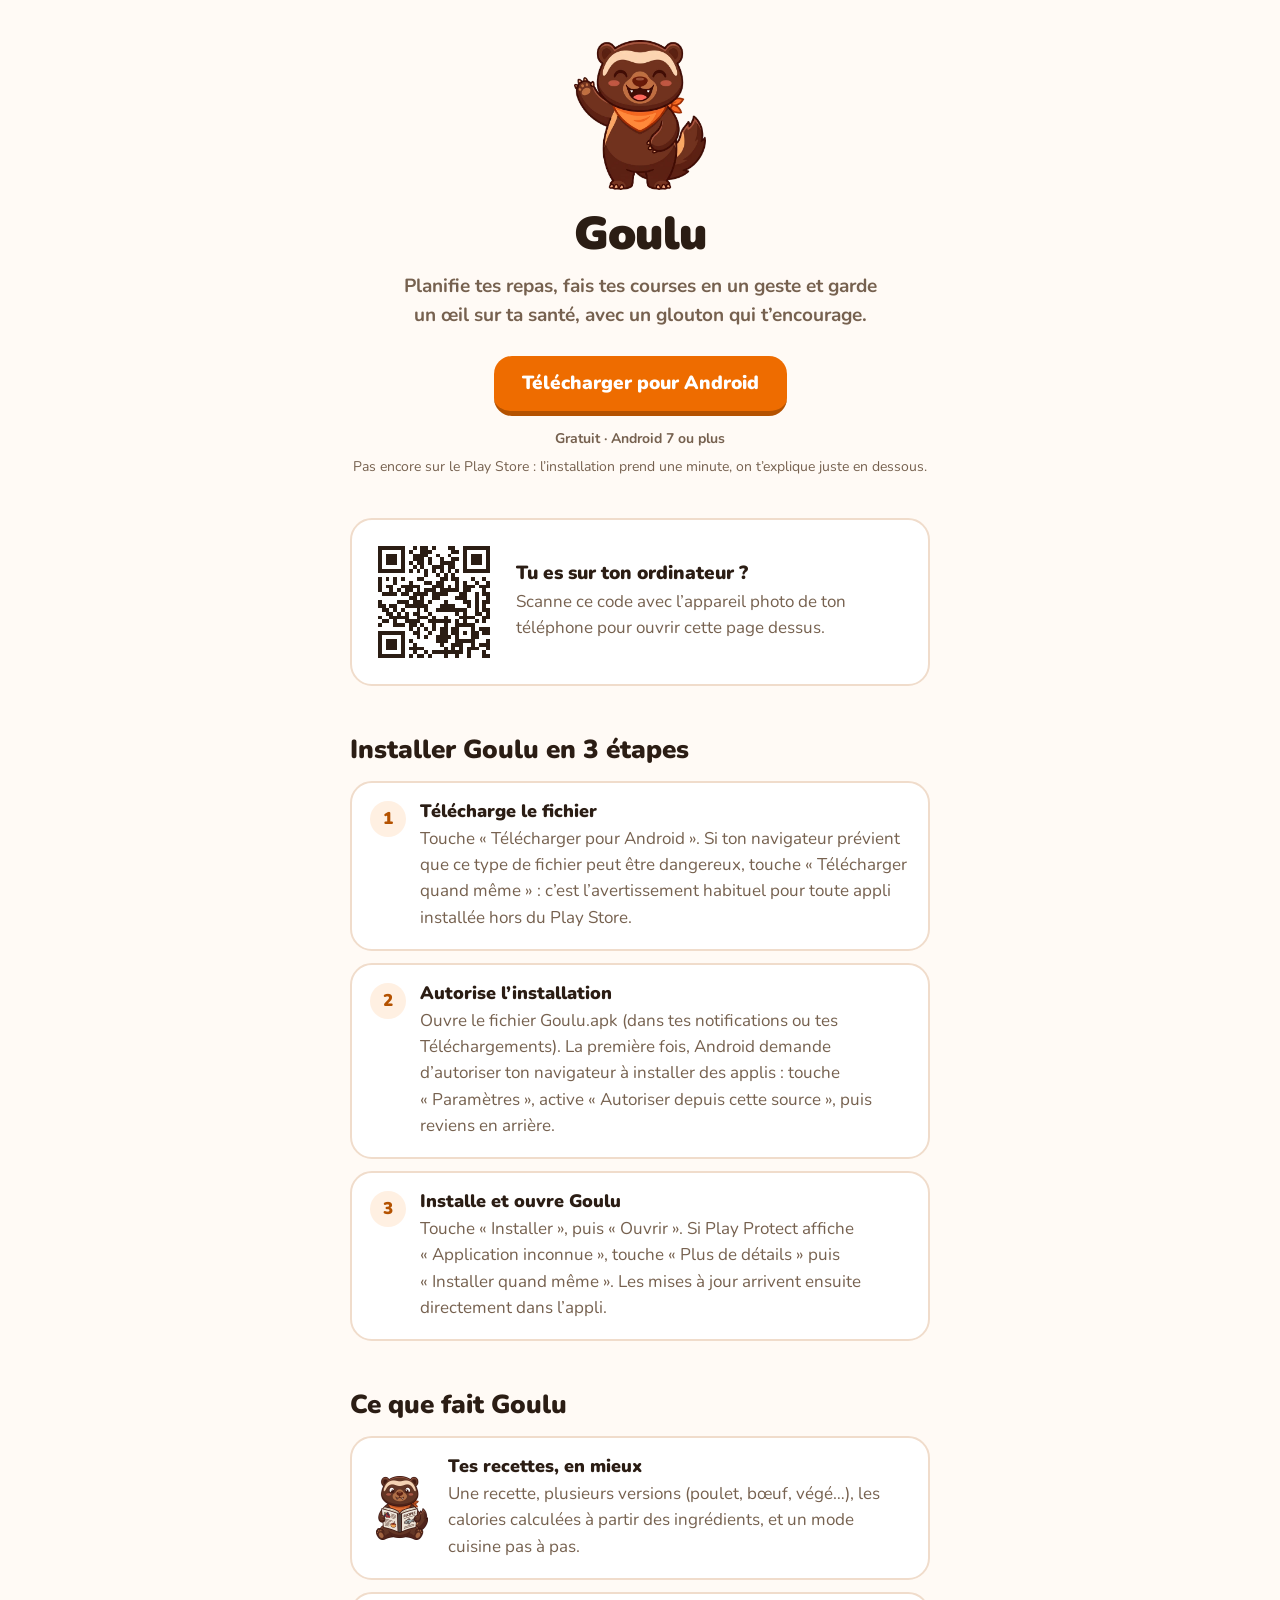
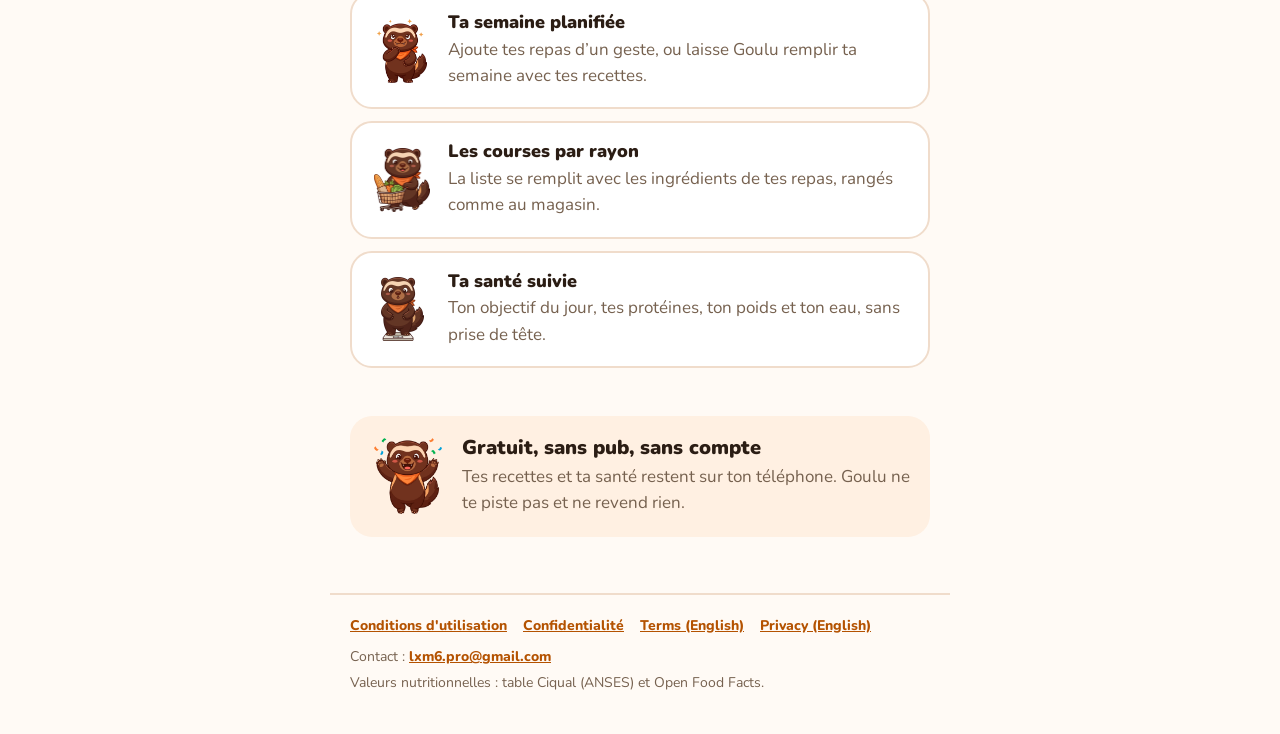
<file: index.html>
<!doctype html>
<html lang="fr">
<head>
<meta charset="utf-8">
<meta name="viewport" content="width=device-width, initial-scale=1">
<title>Goulu — tes repas, tes courses et ta santé</title>
<meta name="description" content="Planifie tes repas, fais tes courses en un geste et garde un œil sur ta santé, avec un glouton qui t’encourage. Gratuit, sans pub, sans compte.">
<meta property="og:title" content="Goulu — tes repas, tes courses et ta santé">
<meta property="og:description" content="Planifie tes repas, fais tes courses en un geste et garde un œil sur ta santé, avec un glouton qui t’encourage. Gratuit, sans pub, sans compte.">
<meta property="og:image" content="https://lucasaw2.github.io/goulu/img/icon.png">
<meta property="og:url" content="https://lucasaw2.github.io/goulu/">
<meta name="theme-color" content="#ee6c00">
<link rel="icon" href="img/icon.png">
<link rel="apple-touch-icon" href="img/icon.png">
<link rel="stylesheet" href="style.css">
</head>
<body>
<main>
  <section class="hero">
    <img src="img/happy.webp" alt="Goulu, le glouton" width="150" height="150">
    <h1>Goulu</h1>
    <p class="lead">Planifie tes repas, fais tes courses en un geste et garde un œil sur ta santé, avec un glouton qui t’encourage.</p>
    <a class="download" href="https://github.com/Lucasaw2/MealPlanner-releases/releases/latest/download/Goulu.apk">Télécharger pour Android</a>
    <p class="meta" data-version>Gratuit · Android 7 ou plus</p>
    <p class="note">Pas encore sur le Play Store : l’installation prend une minute, on t’explique juste en dessous.</p>
  </section>

  <section class="card qr" aria-label="QR code">
    <svg role="img" aria-label="QR code vers cette page" xmlns="http://www.w3.org/2000/svg" viewBox="0 0 33 33" shape-rendering="crispEdges"><path fill="#ffffff" d="M0 0h33v33H0z"/><path stroke="#2b1d14" d="M2 2.5h7m2 0h1m1 0h2m1 0h1m3 0h2m2 0h7M2 3.5h1m5 0h1m1 0h1m2 0h3m5 0h2m1 0h1m5 0h1M2 4.5h1m1 0h3m1 0h1m2 0h4m2 0h1m2 0h1m3 0h1m1 0h3m1 0h1M2 5.5h1m1 0h3m1 0h1m2 0h3m1 0h1m2 0h1m2 0h2m1 0h1m1 0h3m1 0h1M2 6.5h1m1 0h3m1 0h1m1 0h1m1 0h2m1 0h1m2 0h4m2 0h1m1 0h3m1 0h1M2 7.5h1m5 0h1m2 0h1m1 0h1m2 0h3m1 0h2m2 0h1m5 0h1M2 8.5h7m1 0h1m1 0h1m1 0h1m1 0h1m1 0h1m1 0h1m1 0h1m1 0h7M14 9.5h1m2 0h1m1 0h1m1 0h1M2 10.5h1m1 0h1m1 0h1m1 0h1m3 0h2m4 0h2m1 0h2m3 0h1m2 0h1M2 11.5h1m3 0h1m3 0h1m3 0h2m1 0h2m3 0h1m1 0h1m2 0h1m2 0h1M2 12.5h1m1 0h2m2 0h5m3 0h3m1 0h1m1 0h1m1 0h3m1 0h3M2 13.5h1m2 0h1m1 0h1m1 0h2m1 0h1m1 0h3m1 0h5m1 0h2m3 0h1M3 14.5h4m1 0h2m1 0h4m1 0h4m3 0h2m2 0h1m1 0h2M10 15.5h2m1 0h1m2 0h2m4 0h3m2 0h1m2 0h1M2 16.5h1m4 0h3m1 0h3m1 0h1m3 0h1m4 0h2m1 0h1m1 0h2M2 17.5h2m1 0h2m2 0h6m3 0h4m3 0h1m1 0h1m1 0h1M3 18.5h2m1 0h1m1 0h1m3 0h1m1 0h1m2 0h8m2 0h1m1 0h2M4 19.5h2m1 0h1m1 0h1m1 0h2m2 0h1m6 0h1m1 0h1m2 0h2m1 0h1M2 20.5h1m2 0h5m2 0h3m1 0h1m2 0h1m3 0h4m2 0h2M3 21.5h2m1 0h1m2 0h4m2 0h6m1 0h1m1 0h1m2 0h1m1 0h1M2 22.5h1m3 0h3m1 0h2m1 0h1m2 0h1m2 0h1m2 0h5M10 23.5h1m1 0h1m1 0h1m1 0h1m1 0h2m1 0h2m3 0h1m1 0h3M2 24.5h7m2 0h2m2 0h1m2 0h2m1 0h2m1 0h1m1 0h2m1 0h2M2 25.5h1m5 0h1m3 0h1m1 0h1m2 0h4m1 0h1m3 0h2M2 26.5h1m1 0h3m1 0h1m1 0h1m6 0h3m2 0h5m3 0h1M2 27.5h1m1 0h3m1 0h1m2 0h1m6 0h1m2 0h3m2 0h1m1 0h3M2 28.5h1m1 0h3m1 0h1m1 0h4m5 0h1m1 0h1m1 0h1m1 0h3m2 0h1M2 29.5h1m5 0h1m2 0h1m2 0h1m1 0h8m1 0h1m3 0h1M2 30.5h7m1 0h1m1 0h2m1 0h1m3 0h1m2 0h1m2 0h1m3 0h2"/></svg>

    <div>
      <h3>Tu es sur ton ordinateur ?</h3>
      <p>Scanne ce code avec l’appareil photo de ton téléphone pour ouvrir cette page dessus.</p>
    </div>
  </section>

  <h2>Installer Goulu en 3 étapes</h2>
  <ol class="steps">
    <li class="card"><span class="num">1</span><div><h3>Télécharge le fichier</h3><p>Touche « Télécharger pour Android ». Si ton navigateur prévient que ce type de fichier peut être dangereux, touche « Télécharger quand même » : c’est l’avertissement habituel pour toute appli installée hors du Play Store.</p></div></li>
    <li class="card"><span class="num">2</span><div><h3>Autorise l’installation</h3><p>Ouvre le fichier Goulu.apk (dans tes notifications ou tes Téléchargements). La première fois, Android demande d’autoriser ton navigateur à installer des applis : touche « Paramètres », active « Autoriser depuis cette source », puis reviens en arrière.</p></div></li>
    <li class="card"><span class="num">3</span><div><h3>Installe et ouvre Goulu</h3><p>Touche « Installer », puis « Ouvrir ». Si Play Protect affiche « Application inconnue », touche « Plus de détails » puis « Installer quand même ». Les mises à jour arrivent ensuite directement dans l’appli.</p></div></li>
  </ol>

  <h2>Ce que fait Goulu</h2>
  <div class="features">
    <div class="card"><img src="img/reading.webp" alt="" width="64" height="64" loading="lazy"><div><h3>Tes recettes, en mieux</h3><p>Une recette, plusieurs versions (poulet, bœuf, végé…), les calories calculées à partir des ingrédients, et un mode cuisine pas à pas.</p></div></div>
    <div class="card"><img src="img/thinking.webp" alt="" width="64" height="64" loading="lazy"><div><h3>Ta semaine planifiée</h3><p>Ajoute tes repas d’un geste, ou laisse Goulu remplir ta semaine avec tes recettes.</p></div></div>
    <div class="card"><img src="img/shopping.webp" alt="" width="64" height="64" loading="lazy"><div><h3>Les courses par rayon</h3><p>La liste se remplit avec les ingrédients de tes repas, rangés comme au magasin.</p></div></div>
    <div class="card"><img src="img/weighing.webp" alt="" width="64" height="64" loading="lazy"><div><h3>Ta santé suivie</h3><p>Ton objectif du jour, tes protéines, ton poids et ton eau, sans prise de tête.</p></div></div>
  </div>

  <section class="card promise">
    <img src="img/celebrate.webp" alt="" width="76" height="76" loading="lazy">
    <div>
      <h3>Gratuit, sans pub, sans compte</h3>
      <p>Tes recettes et ta santé restent sur ton téléphone. Goulu ne te piste pas et ne revend rien.</p>
    </div>
  </section>
</main>
<footer>
  <nav>
    <a href="conditions.html">Conditions d'utilisation</a>
    <a href="confidentialite.html">Confidentialité</a>
    <a href="en/terms.html" lang="en">Terms (English)</a>
    <a href="en/privacy.html" lang="en">Privacy (English)</a>
  </nav>
  <p>Contact : <a href="mailto:lxm6.pro@gmail.com">lxm6.pro@gmail.com</a></p>
  <p>Valeurs nutritionnelles : table Ciqual (ANSES) et Open Food Facts.</p>
</footer>
</body>
</html>
<script>
// The version and size of the latest release, when GitHub answers.
fetch('https://api.github.com/repos/Lucasaw2/MealPlanner-releases/releases/latest').then(function (r) { return r.json() }).then(function (rel) {
  var apk = (rel.assets || []).filter(function (a) { return a.name === 'Goulu.apk' })[0]
  if (!rel.tag_name || !apk) return
  document.querySelector('[data-version]').textContent =
    'Version ' + rel.tag_name.replace(/^v/, '') + ' · ' + Math.round(apk.size / 1e6) + ' Mo · Gratuit · Android 7 ou plus'
}).catch(function () {})
</script>
</file>
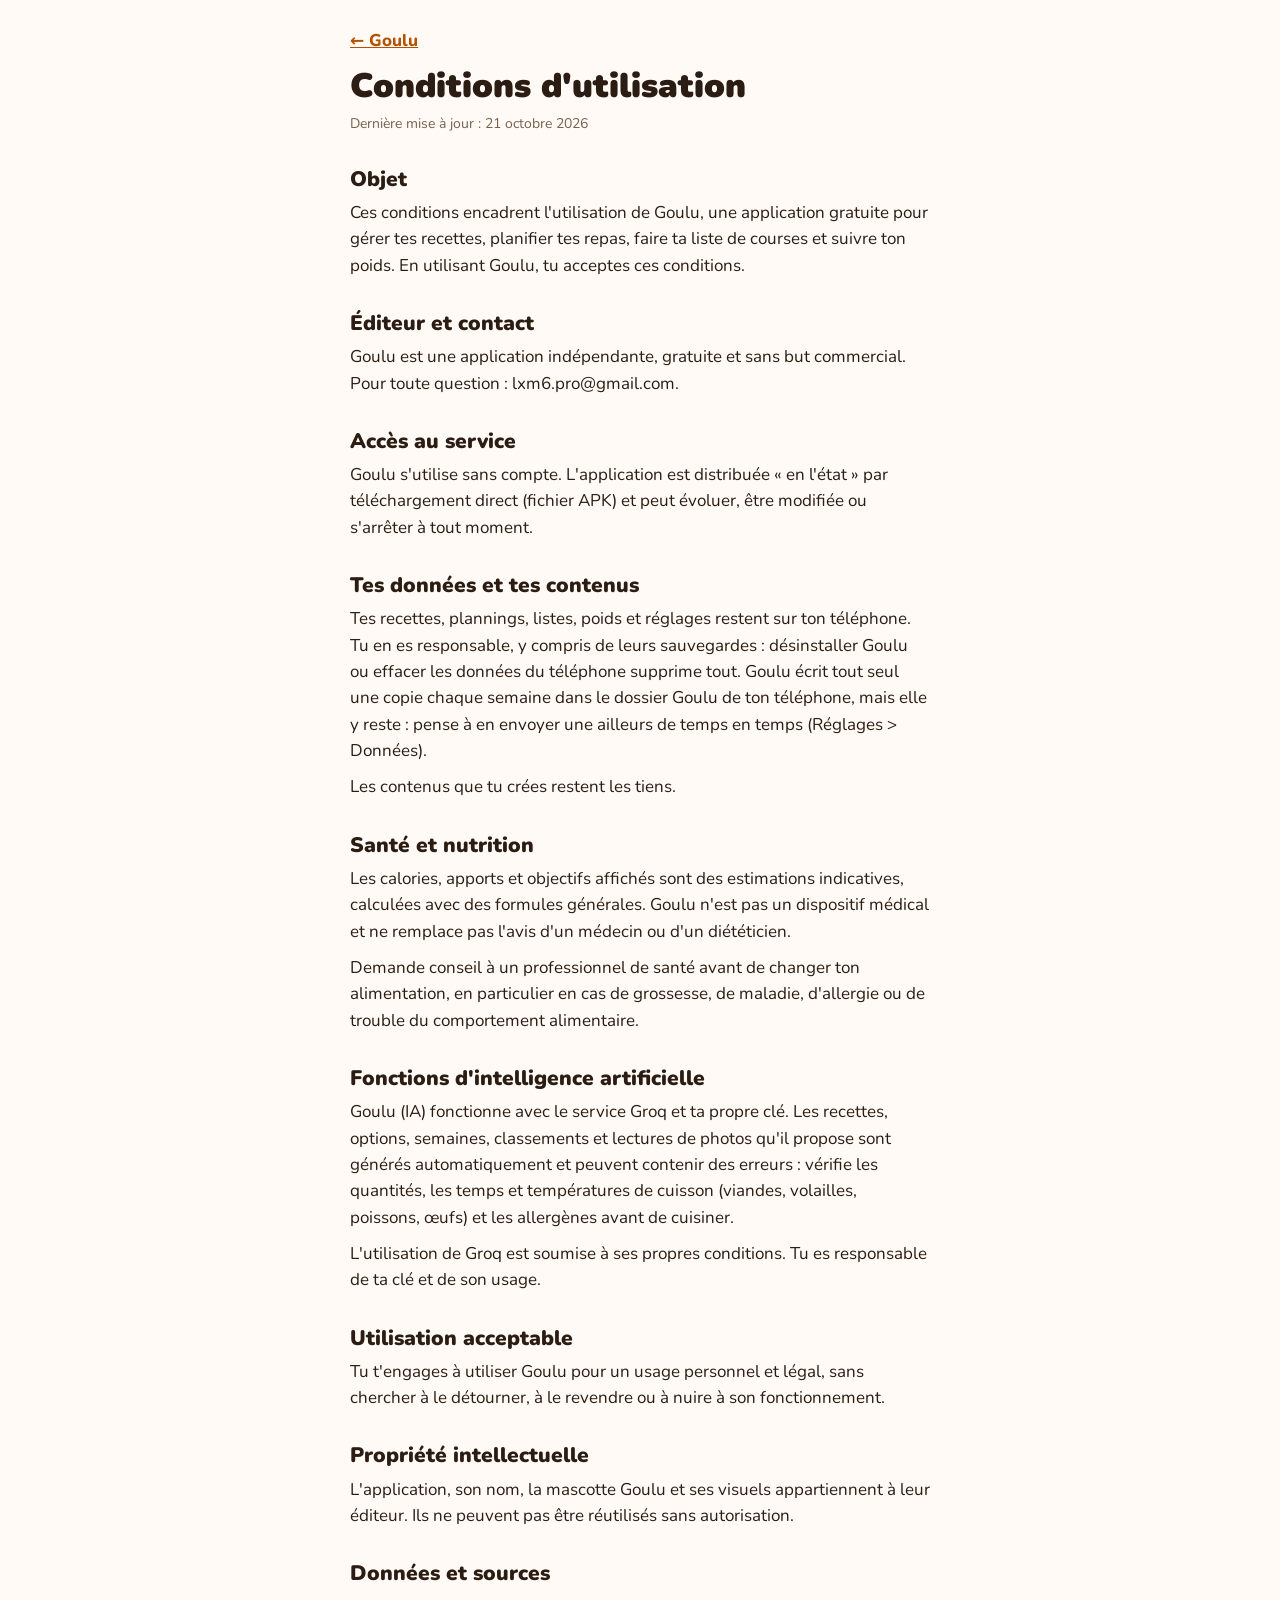
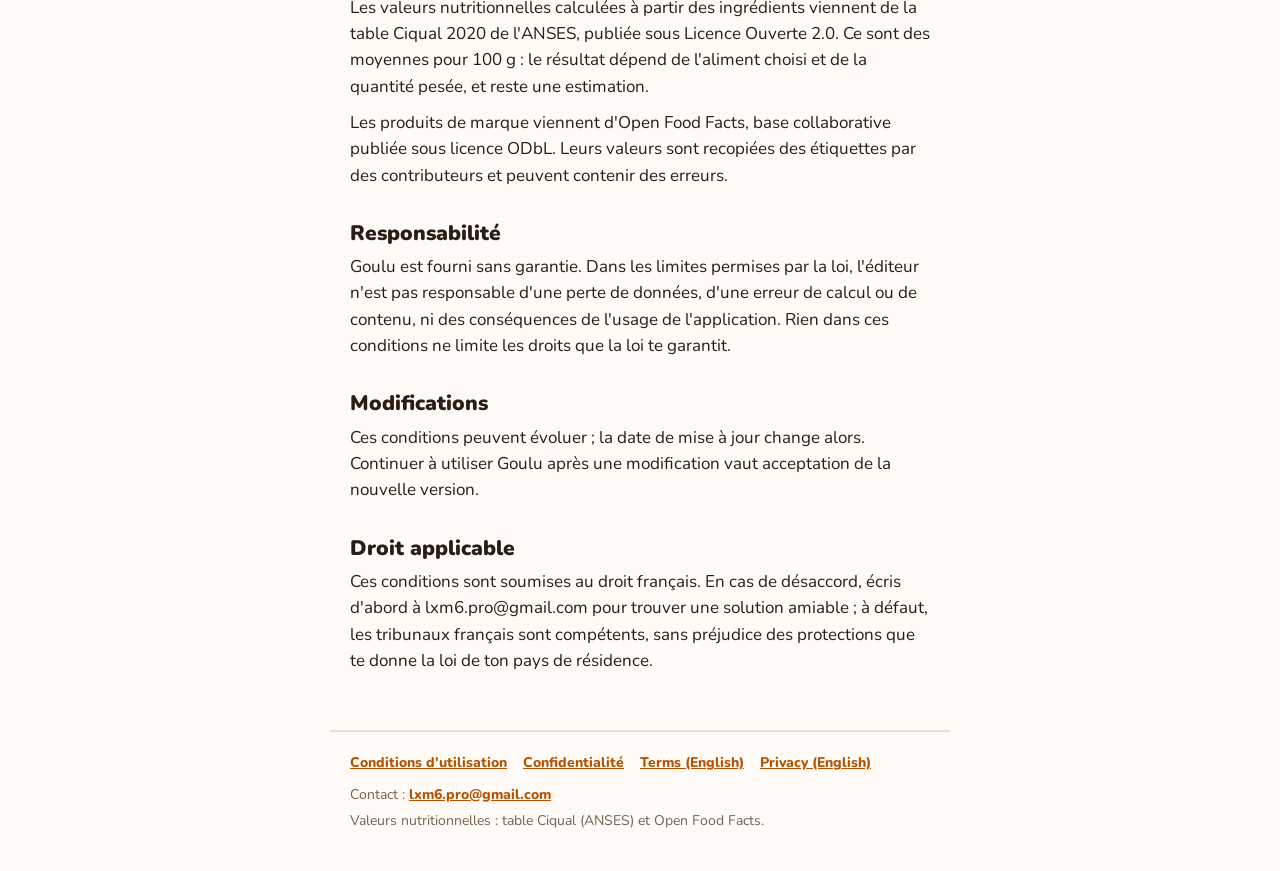
<file: conditions.html>
<!doctype html>
<html lang="fr">
<head>
<meta charset="utf-8">
<meta name="viewport" content="width=device-width, initial-scale=1">
<title>Conditions d'utilisation — Goulu</title>
<meta name="description" content="Conditions d'utilisation">
<meta property="og:title" content="Conditions d'utilisation — Goulu">
<meta property="og:description" content="Conditions d'utilisation">
<meta property="og:image" content="https://lucasaw2.github.io/goulu/img/icon.png">
<meta property="og:url" content="https://lucasaw2.github.io/goulu/">
<meta name="theme-color" content="#ee6c00">
<link rel="icon" href="img/icon.png">
<link rel="apple-touch-icon" href="img/icon.png">
<link rel="stylesheet" href="style.css">
</head>
<body>
<main class="legal">
  <a class="back" href="index.html">← Goulu</a>
  <h1>Conditions d'utilisation</h1>
  <p class="updated">Dernière mise à jour : 21 octobre 2026</p>
  <h2>Objet</h2>
<p>Ces conditions encadrent l'utilisation de Goulu, une application gratuite pour gérer tes recettes, planifier tes repas, faire ta liste de courses et suivre ton poids. En utilisant Goulu, tu acceptes ces conditions.</p>
  <h2>Éditeur et contact</h2>
<p>Goulu est une application indépendante, gratuite et sans but commercial. Pour toute question : lxm6.pro@gmail.com.</p>
  <h2>Accès au service</h2>
<p>Goulu s'utilise sans compte. L'application est distribuée « en l'état » par téléchargement direct (fichier APK) et peut évoluer, être modifiée ou s'arrêter à tout moment.</p>
  <h2>Tes données et tes contenus</h2>
<p>Tes recettes, plannings, listes, poids et réglages restent sur ton téléphone. Tu en es responsable, y compris de leurs sauvegardes : désinstaller Goulu ou effacer les données du téléphone supprime tout. Goulu écrit tout seul une copie chaque semaine dans le dossier Goulu de ton téléphone, mais elle y reste : pense à en envoyer une ailleurs de temps en temps (Réglages &gt; Données).</p>
<p>Les contenus que tu crées restent les tiens.</p>
  <h2>Santé et nutrition</h2>
<p>Les calories, apports et objectifs affichés sont des estimations indicatives, calculées avec des formules générales. Goulu n'est pas un dispositif médical et ne remplace pas l'avis d'un médecin ou d'un diététicien.</p>
<p>Demande conseil à un professionnel de santé avant de changer ton alimentation, en particulier en cas de grossesse, de maladie, d'allergie ou de trouble du comportement alimentaire.</p>
  <h2>Fonctions d'intelligence artificielle</h2>
<p>Goulu (IA) fonctionne avec le service Groq et ta propre clé. Les recettes, options, semaines, classements et lectures de photos qu'il propose sont générés automatiquement et peuvent contenir des erreurs : vérifie les quantités, les temps et températures de cuisson (viandes, volailles, poissons, œufs) et les allergènes avant de cuisiner.</p>
<p>L'utilisation de Groq est soumise à ses propres conditions. Tu es responsable de ta clé et de son usage.</p>
  <h2>Utilisation acceptable</h2>
<p>Tu t'engages à utiliser Goulu pour un usage personnel et légal, sans chercher à le détourner, à le revendre ou à nuire à son fonctionnement.</p>
  <h2>Propriété intellectuelle</h2>
<p>L'application, son nom, la mascotte Goulu et ses visuels appartiennent à leur éditeur. Ils ne peuvent pas être réutilisés sans autorisation.</p>
  <h2>Données et sources</h2>
<p>Les valeurs nutritionnelles calculées à partir des ingrédients viennent de la table Ciqual 2020 de l'ANSES, publiée sous Licence Ouverte 2.0. Ce sont des moyennes pour 100 g : le résultat dépend de l'aliment choisi et de la quantité pesée, et reste une estimation.</p>
<p>Les produits de marque viennent d'Open Food Facts, base collaborative publiée sous licence ODbL. Leurs valeurs sont recopiées des étiquettes par des contributeurs et peuvent contenir des erreurs.</p>
  <h2>Responsabilité</h2>
<p>Goulu est fourni sans garantie. Dans les limites permises par la loi, l'éditeur n'est pas responsable d'une perte de données, d'une erreur de calcul ou de contenu, ni des conséquences de l'usage de l'application. Rien dans ces conditions ne limite les droits que la loi te garantit.</p>
  <h2>Modifications</h2>
<p>Ces conditions peuvent évoluer ; la date de mise à jour change alors. Continuer à utiliser Goulu après une modification vaut acceptation de la nouvelle version.</p>
  <h2>Droit applicable</h2>
<p>Ces conditions sont soumises au droit français. En cas de désaccord, écris d'abord à lxm6.pro@gmail.com pour trouver une solution amiable ; à défaut, les tribunaux français sont compétents, sans préjudice des protections que te donne la loi de ton pays de résidence.</p>
</main>
<footer>
  <nav>
    <a href="conditions.html">Conditions d'utilisation</a>
    <a href="confidentialite.html">Confidentialité</a>
    <a href="en/terms.html" lang="en">Terms (English)</a>
    <a href="en/privacy.html" lang="en">Privacy (English)</a>
  </nav>
  <p>Contact : <a href="mailto:lxm6.pro@gmail.com">lxm6.pro@gmail.com</a></p>
  <p>Valeurs nutritionnelles : table Ciqual (ANSES) et Open Food Facts.</p>
</footer>
</body>
</html>
</file>
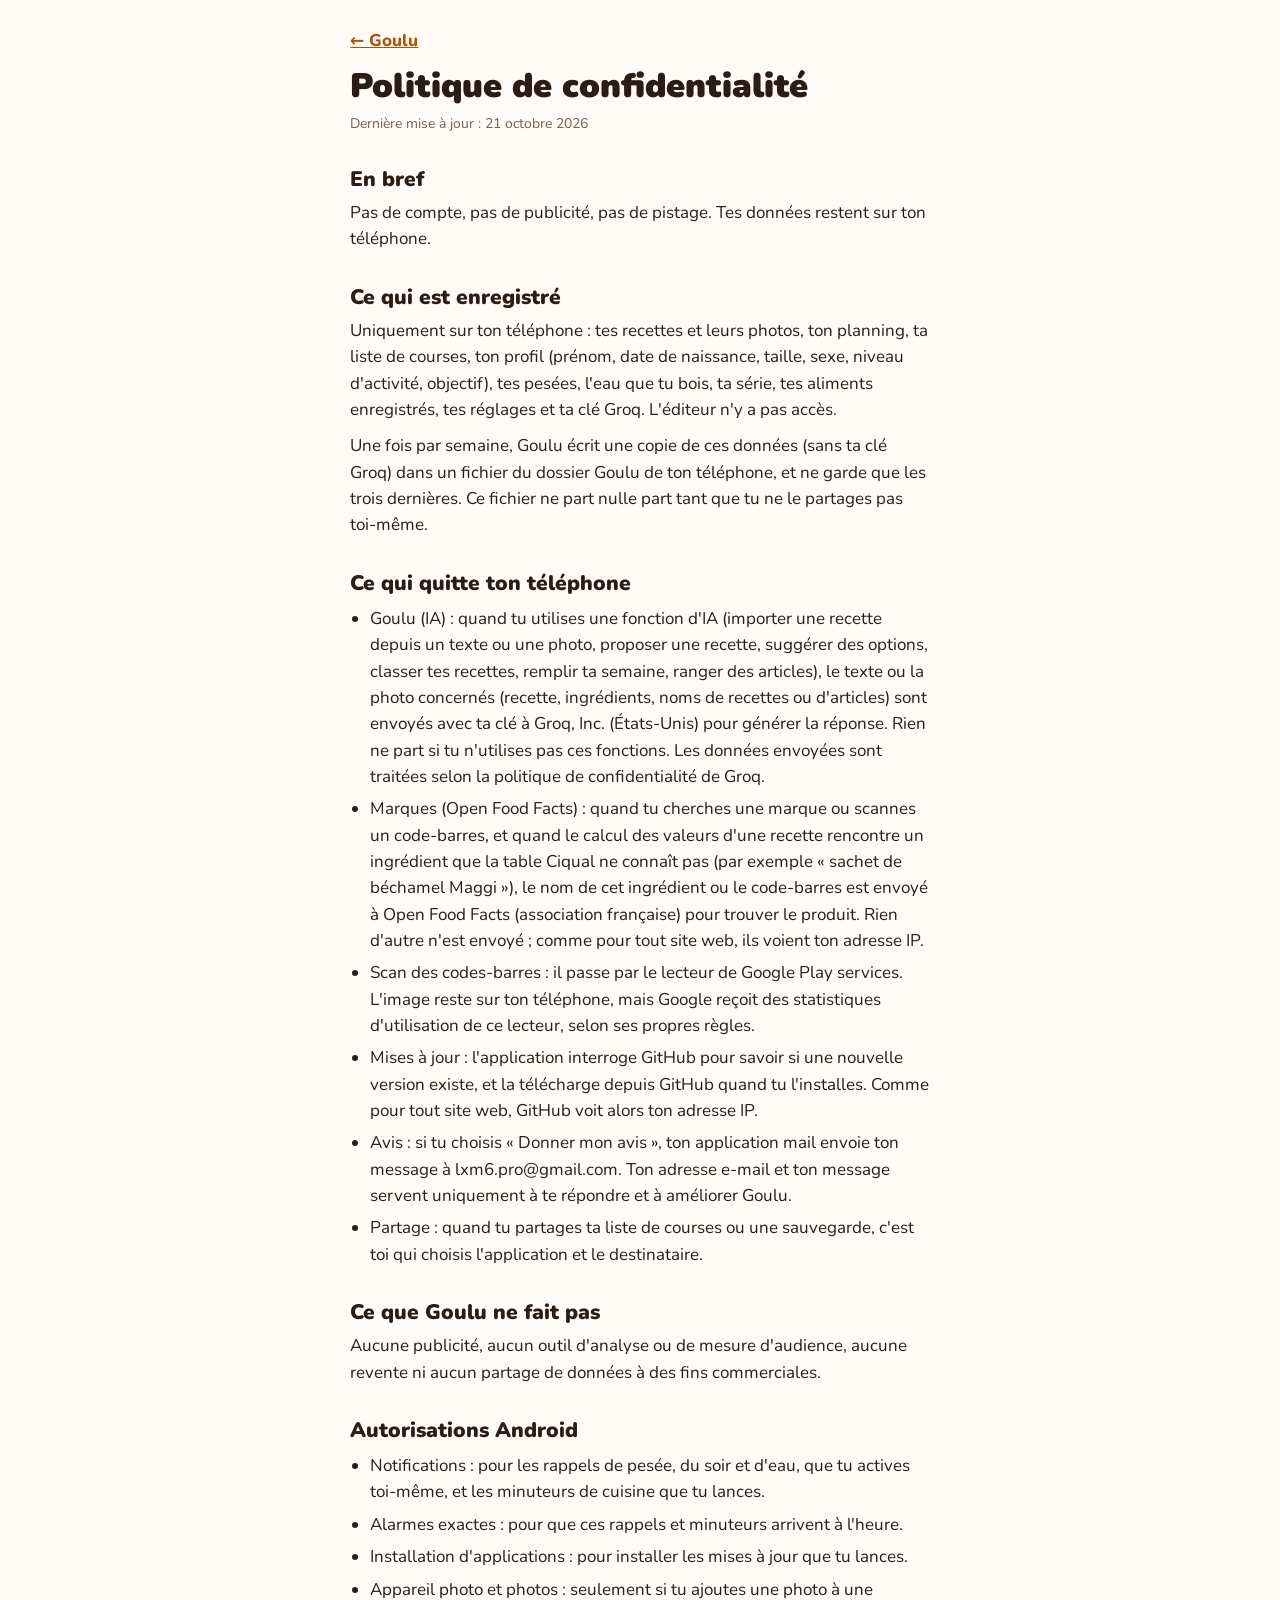
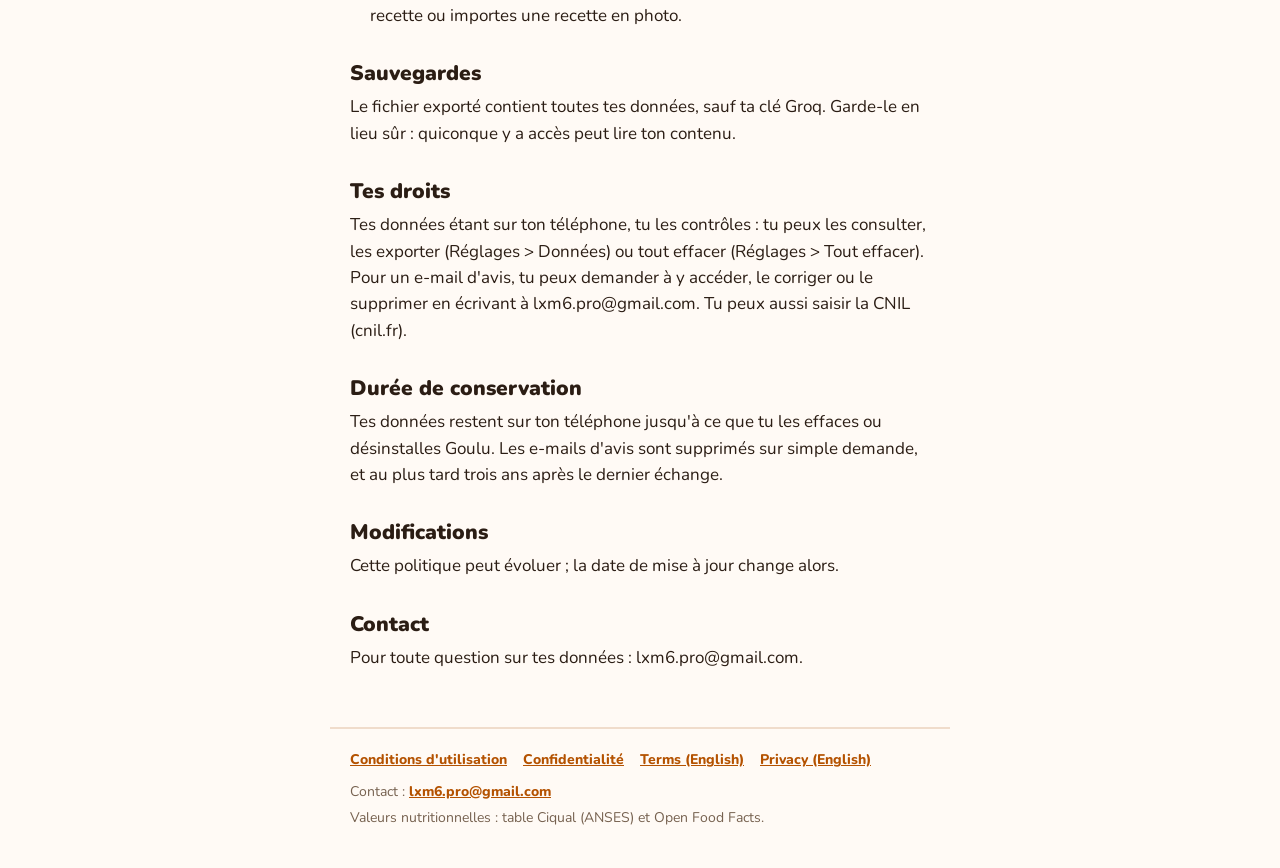
<file: confidentialite.html>
<!doctype html>
<html lang="fr">
<head>
<meta charset="utf-8">
<meta name="viewport" content="width=device-width, initial-scale=1">
<title>Politique de confidentialité — Goulu</title>
<meta name="description" content="Politique de confidentialité">
<meta property="og:title" content="Politique de confidentialité — Goulu">
<meta property="og:description" content="Politique de confidentialité">
<meta property="og:image" content="https://lucasaw2.github.io/goulu/img/icon.png">
<meta property="og:url" content="https://lucasaw2.github.io/goulu/">
<meta name="theme-color" content="#ee6c00">
<link rel="icon" href="img/icon.png">
<link rel="apple-touch-icon" href="img/icon.png">
<link rel="stylesheet" href="style.css">
</head>
<body>
<main class="legal">
  <a class="back" href="index.html">← Goulu</a>
  <h1>Politique de confidentialité</h1>
  <p class="updated">Dernière mise à jour : 21 octobre 2026</p>
  <h2>En bref</h2>
<p>Pas de compte, pas de publicité, pas de pistage. Tes données restent sur ton téléphone.</p>
  <h2>Ce qui est enregistré</h2>
<p>Uniquement sur ton téléphone : tes recettes et leurs photos, ton planning, ta liste de courses, ton profil (prénom, date de naissance, taille, sexe, niveau d'activité, objectif), tes pesées, l'eau que tu bois, ta série, tes aliments enregistrés, tes réglages et ta clé Groq. L'éditeur n'y a pas accès.</p>
<p>Une fois par semaine, Goulu écrit une copie de ces données (sans ta clé Groq) dans un fichier du dossier Goulu de ton téléphone, et ne garde que les trois dernières. Ce fichier ne part nulle part tant que tu ne le partages pas toi-même.</p>
  <h2>Ce qui quitte ton téléphone</h2>
<ul><li>Goulu (IA) : quand tu utilises une fonction d'IA (importer une recette depuis un texte ou une photo, proposer une recette, suggérer des options, classer tes recettes, remplir ta semaine, ranger des articles), le texte ou la photo concernés (recette, ingrédients, noms de recettes ou d'articles) sont envoyés avec ta clé à Groq, Inc. (États-Unis) pour générer la réponse. Rien ne part si tu n'utilises pas ces fonctions. Les données envoyées sont traitées selon la politique de confidentialité de Groq.</li><li>Marques (Open Food Facts) : quand tu cherches une marque ou scannes un code-barres, et quand le calcul des valeurs d'une recette rencontre un ingrédient que la table Ciqual ne connaît pas (par exemple « sachet de béchamel Maggi »), le nom de cet ingrédient ou le code-barres est envoyé à Open Food Facts (association française) pour trouver le produit. Rien d'autre n'est envoyé ; comme pour tout site web, ils voient ton adresse IP.</li><li>Scan des codes-barres : il passe par le lecteur de Google Play services. L'image reste sur ton téléphone, mais Google reçoit des statistiques d'utilisation de ce lecteur, selon ses propres règles.</li><li>Mises à jour : l'application interroge GitHub pour savoir si une nouvelle version existe, et la télécharge depuis GitHub quand tu l'installes. Comme pour tout site web, GitHub voit alors ton adresse IP.</li><li>Avis : si tu choisis « Donner mon avis », ton application mail envoie ton message à lxm6.pro@gmail.com. Ton adresse e-mail et ton message servent uniquement à te répondre et à améliorer Goulu.</li><li>Partage : quand tu partages ta liste de courses ou une sauvegarde, c'est toi qui choisis l'application et le destinataire.</li></ul>
  <h2>Ce que Goulu ne fait pas</h2>
<p>Aucune publicité, aucun outil d'analyse ou de mesure d'audience, aucune revente ni aucun partage de données à des fins commerciales.</p>
  <h2>Autorisations Android</h2>
<ul><li>Notifications : pour les rappels de pesée, du soir et d'eau, que tu actives toi-même, et les minuteurs de cuisine que tu lances.</li><li>Alarmes exactes : pour que ces rappels et minuteurs arrivent à l'heure.</li><li>Installation d'applications : pour installer les mises à jour que tu lances.</li><li>Appareil photo et photos : seulement si tu ajoutes une photo à une recette ou importes une recette en photo.</li></ul>
  <h2>Sauvegardes</h2>
<p>Le fichier exporté contient toutes tes données, sauf ta clé Groq. Garde-le en lieu sûr : quiconque y a accès peut lire ton contenu.</p>
  <h2>Tes droits</h2>
<p>Tes données étant sur ton téléphone, tu les contrôles : tu peux les consulter, les exporter (Réglages &gt; Données) ou tout effacer (Réglages &gt; Tout effacer). Pour un e-mail d'avis, tu peux demander à y accéder, le corriger ou le supprimer en écrivant à lxm6.pro@gmail.com. Tu peux aussi saisir la CNIL (cnil.fr).</p>
  <h2>Durée de conservation</h2>
<p>Tes données restent sur ton téléphone jusqu'à ce que tu les effaces ou désinstalles Goulu. Les e-mails d'avis sont supprimés sur simple demande, et au plus tard trois ans après le dernier échange.</p>
  <h2>Modifications</h2>
<p>Cette politique peut évoluer ; la date de mise à jour change alors.</p>
  <h2>Contact</h2>
<p>Pour toute question sur tes données : lxm6.pro@gmail.com.</p>
</main>
<footer>
  <nav>
    <a href="conditions.html">Conditions d'utilisation</a>
    <a href="confidentialite.html">Confidentialité</a>
    <a href="en/terms.html" lang="en">Terms (English)</a>
    <a href="en/privacy.html" lang="en">Privacy (English)</a>
  </nav>
  <p>Contact : <a href="mailto:lxm6.pro@gmail.com">lxm6.pro@gmail.com</a></p>
  <p>Valeurs nutritionnelles : table Ciqual (ANSES) et Open Food Facts.</p>
</footer>
</body>
</html>
</file>
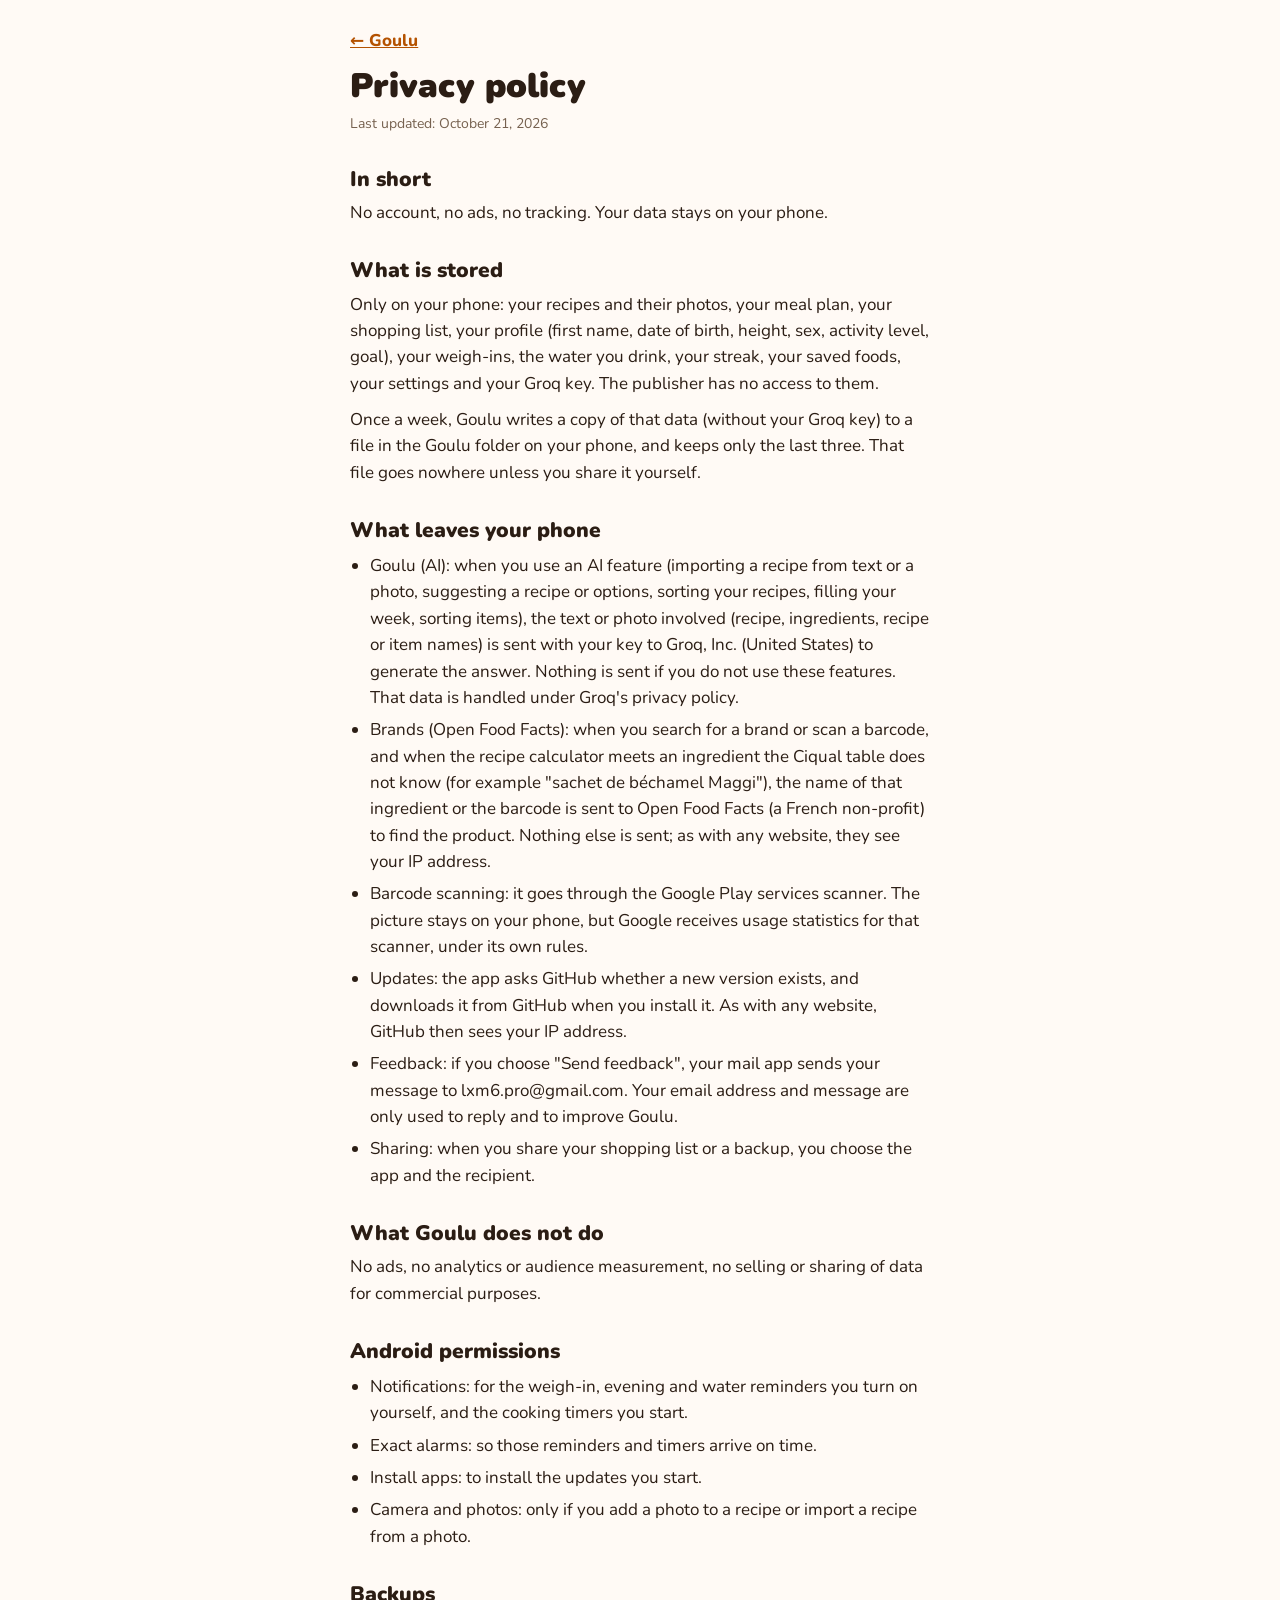
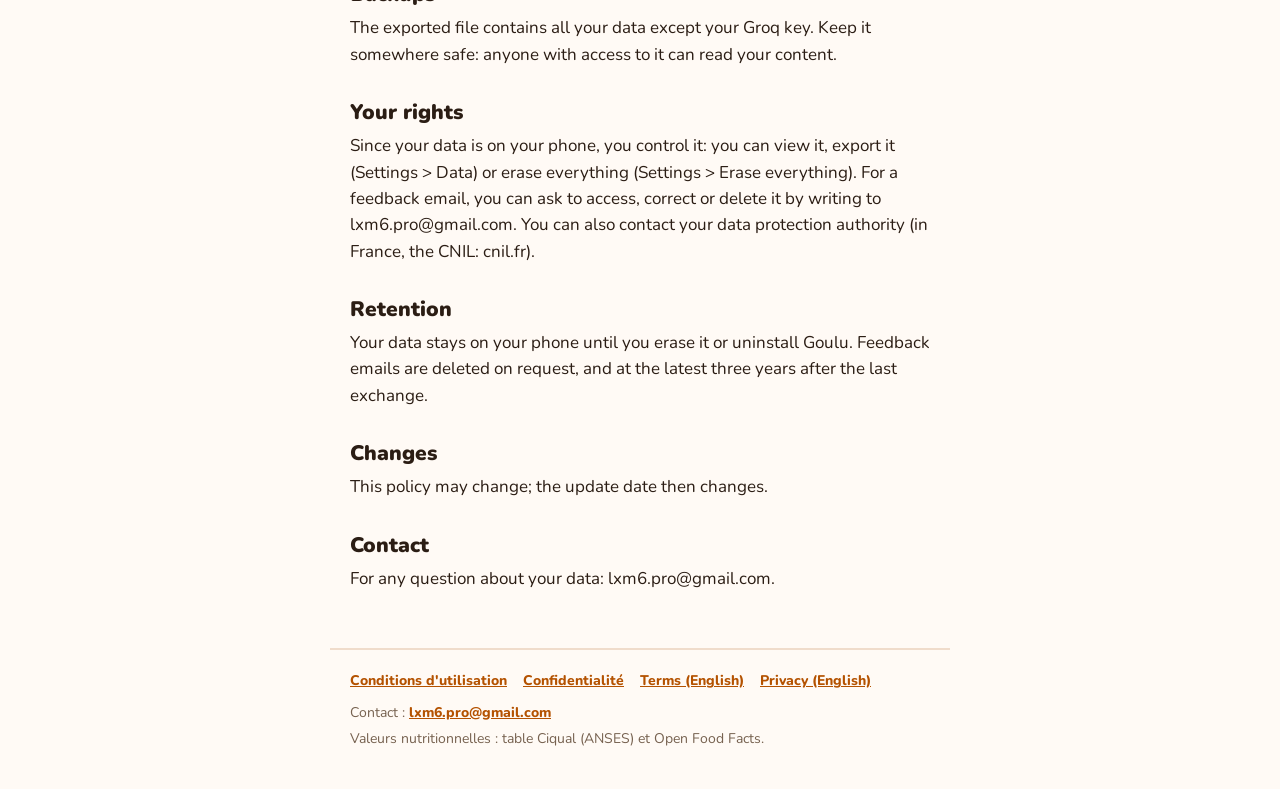
<file: en/privacy.html>
<!doctype html>
<html lang="en">
<head>
<meta charset="utf-8">
<meta name="viewport" content="width=device-width, initial-scale=1">
<title>Privacy policy — Goulu</title>
<meta name="description" content="Privacy policy">
<meta property="og:title" content="Privacy policy — Goulu">
<meta property="og:description" content="Privacy policy">
<meta property="og:image" content="https://lucasaw2.github.io/goulu/img/icon.png">
<meta property="og:url" content="https://lucasaw2.github.io/goulu/">
<meta name="theme-color" content="#ee6c00">
<link rel="icon" href="../img/icon.png">
<link rel="apple-touch-icon" href="../img/icon.png">
<link rel="stylesheet" href="../style.css">
</head>
<body>
<main class="legal">
  <a class="back" href="../index.html">← Goulu</a>
  <h1>Privacy policy</h1>
  <p class="updated">Last updated: October 21, 2026</p>
  <h2>In short</h2>
<p>No account, no ads, no tracking. Your data stays on your phone.</p>
  <h2>What is stored</h2>
<p>Only on your phone: your recipes and their photos, your meal plan, your shopping list, your profile (first name, date of birth, height, sex, activity level, goal), your weigh-ins, the water you drink, your streak, your saved foods, your settings and your Groq key. The publisher has no access to them.</p>
<p>Once a week, Goulu writes a copy of that data (without your Groq key) to a file in the Goulu folder on your phone, and keeps only the last three. That file goes nowhere unless you share it yourself.</p>
  <h2>What leaves your phone</h2>
<ul><li>Goulu (AI): when you use an AI feature (importing a recipe from text or a photo, suggesting a recipe or options, sorting your recipes, filling your week, sorting items), the text or photo involved (recipe, ingredients, recipe or item names) is sent with your key to Groq, Inc. (United States) to generate the answer. Nothing is sent if you do not use these features. That data is handled under Groq's privacy policy.</li><li>Brands (Open Food Facts): when you search for a brand or scan a barcode, and when the recipe calculator meets an ingredient the Ciqual table does not know (for example &quot;sachet de béchamel Maggi&quot;), the name of that ingredient or the barcode is sent to Open Food Facts (a French non-profit) to find the product. Nothing else is sent; as with any website, they see your IP address.</li><li>Barcode scanning: it goes through the Google Play services scanner. The picture stays on your phone, but Google receives usage statistics for that scanner, under its own rules.</li><li>Updates: the app asks GitHub whether a new version exists, and downloads it from GitHub when you install it. As with any website, GitHub then sees your IP address.</li><li>Feedback: if you choose &quot;Send feedback&quot;, your mail app sends your message to lxm6.pro@gmail.com. Your email address and message are only used to reply and to improve Goulu.</li><li>Sharing: when you share your shopping list or a backup, you choose the app and the recipient.</li></ul>
  <h2>What Goulu does not do</h2>
<p>No ads, no analytics or audience measurement, no selling or sharing of data for commercial purposes.</p>
  <h2>Android permissions</h2>
<ul><li>Notifications: for the weigh-in, evening and water reminders you turn on yourself, and the cooking timers you start.</li><li>Exact alarms: so those reminders and timers arrive on time.</li><li>Install apps: to install the updates you start.</li><li>Camera and photos: only if you add a photo to a recipe or import a recipe from a photo.</li></ul>
  <h2>Backups</h2>
<p>The exported file contains all your data except your Groq key. Keep it somewhere safe: anyone with access to it can read your content.</p>
  <h2>Your rights</h2>
<p>Since your data is on your phone, you control it: you can view it, export it (Settings &gt; Data) or erase everything (Settings &gt; Erase everything). For a feedback email, you can ask to access, correct or delete it by writing to lxm6.pro@gmail.com. You can also contact your data protection authority (in France, the CNIL: cnil.fr).</p>
  <h2>Retention</h2>
<p>Your data stays on your phone until you erase it or uninstall Goulu. Feedback emails are deleted on request, and at the latest three years after the last exchange.</p>
  <h2>Changes</h2>
<p>This policy may change; the update date then changes.</p>
  <h2>Contact</h2>
<p>For any question about your data: lxm6.pro@gmail.com.</p>
</main>
<footer>
  <nav>
    <a href="../conditions.html">Conditions d'utilisation</a>
    <a href="../confidentialite.html">Confidentialité</a>
    <a href="../en/terms.html" lang="en">Terms (English)</a>
    <a href="../en/privacy.html" lang="en">Privacy (English)</a>
  </nav>
  <p>Contact : <a href="mailto:lxm6.pro@gmail.com">lxm6.pro@gmail.com</a></p>
  <p>Valeurs nutritionnelles : table Ciqual (ANSES) et Open Food Facts.</p>
</footer>
</body>
</html>
</file>
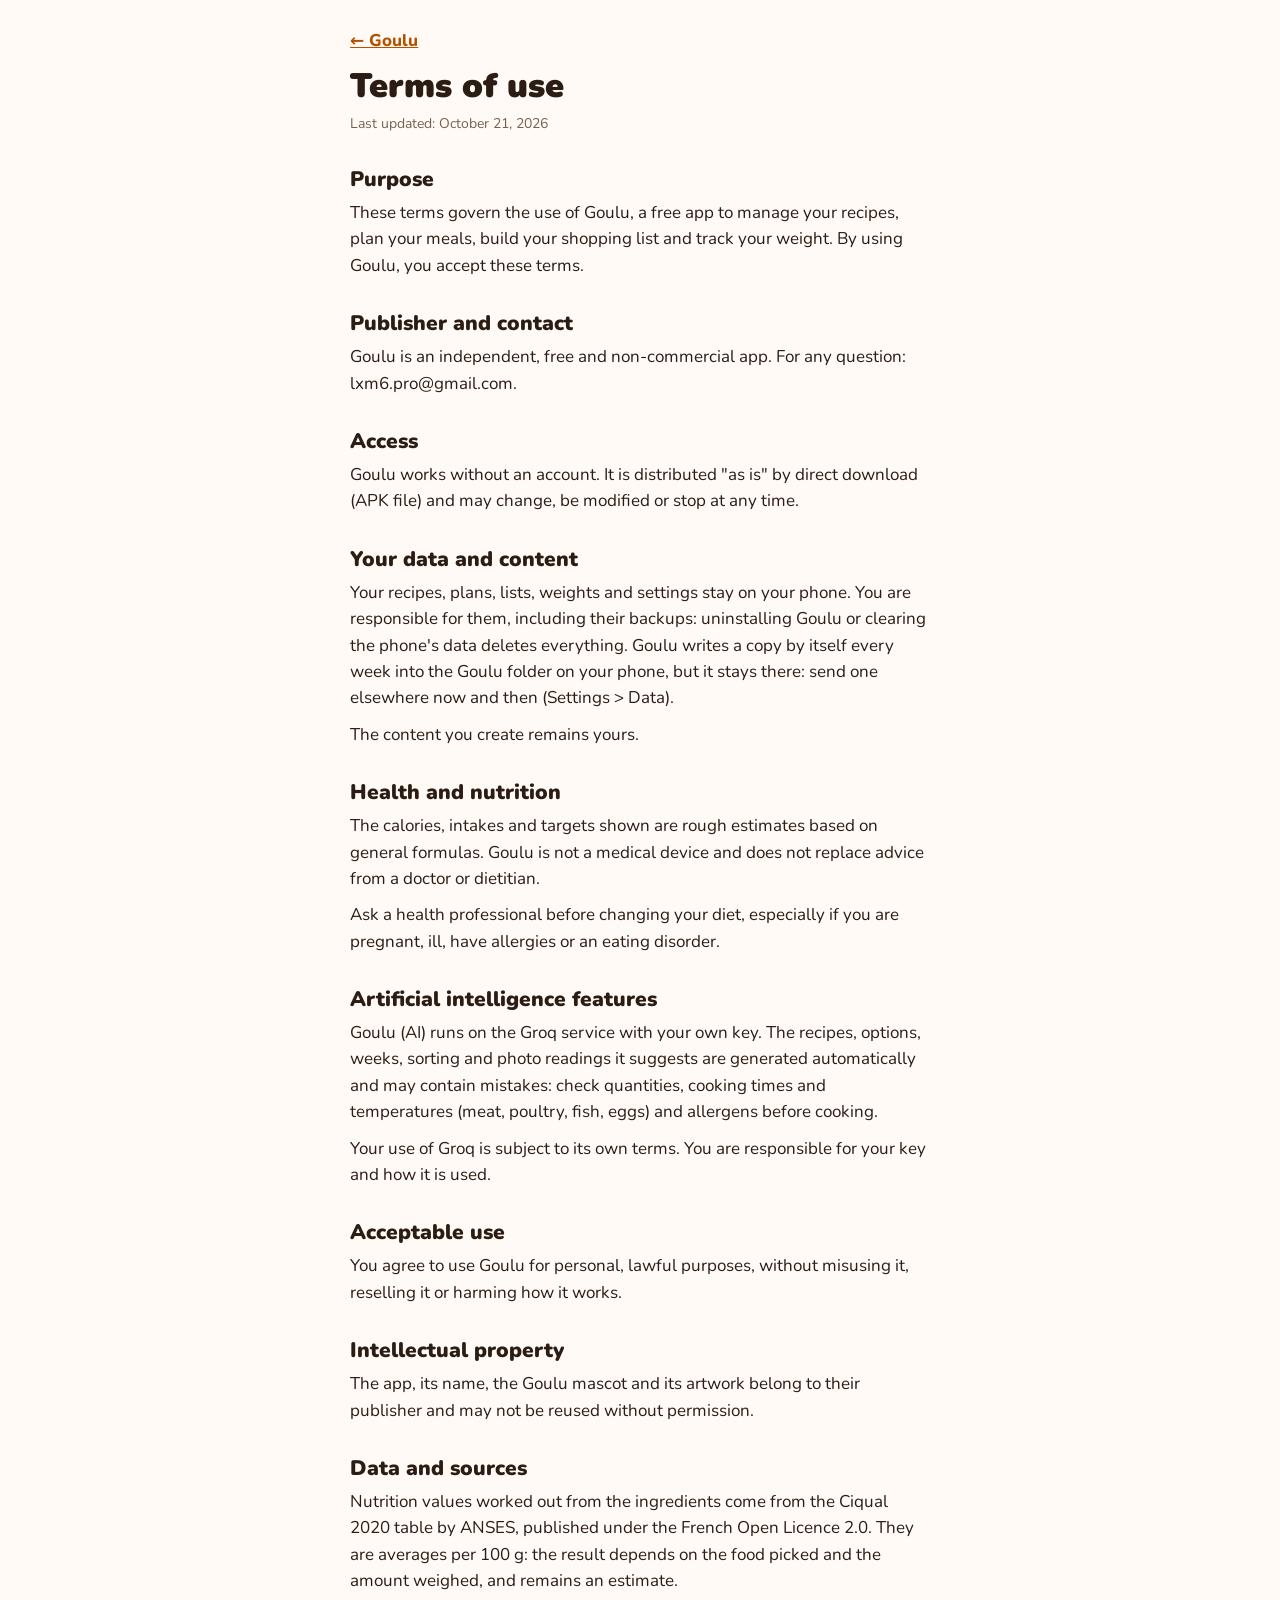
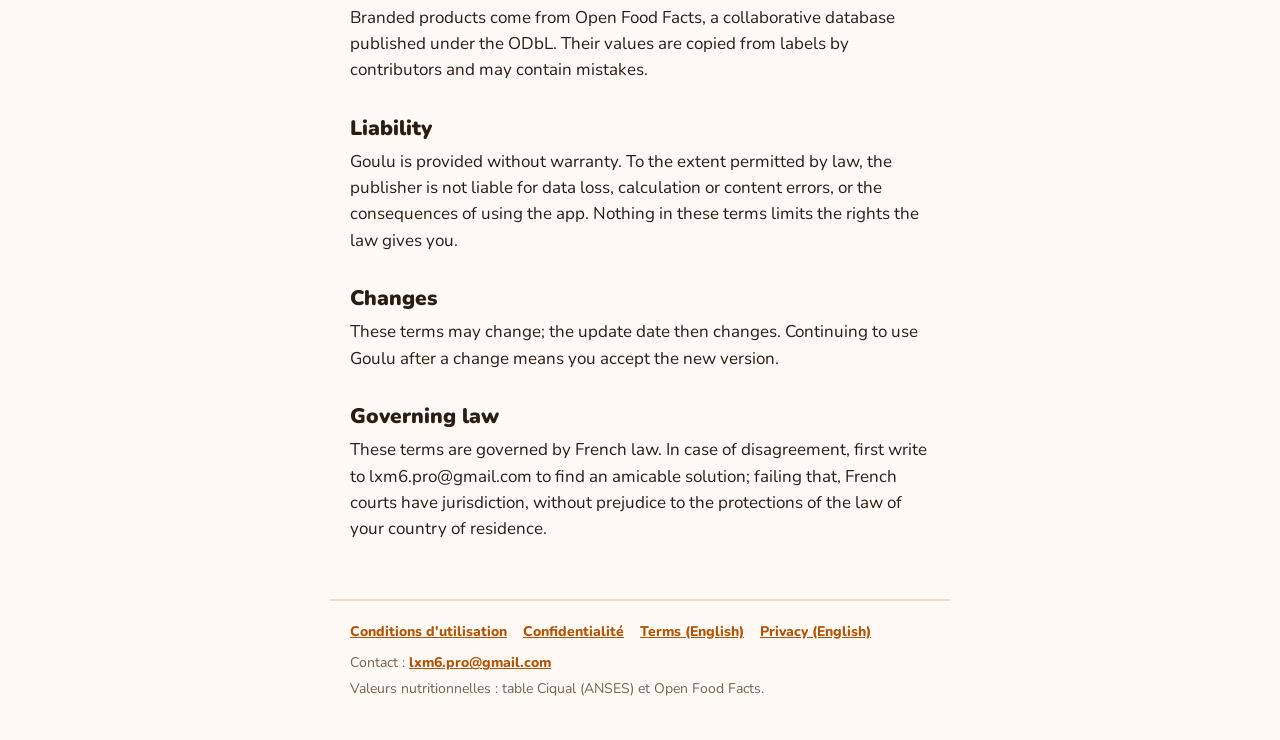
<file: en/terms.html>
<!doctype html>
<html lang="en">
<head>
<meta charset="utf-8">
<meta name="viewport" content="width=device-width, initial-scale=1">
<title>Terms of use — Goulu</title>
<meta name="description" content="Terms of use">
<meta property="og:title" content="Terms of use — Goulu">
<meta property="og:description" content="Terms of use">
<meta property="og:image" content="https://lucasaw2.github.io/goulu/img/icon.png">
<meta property="og:url" content="https://lucasaw2.github.io/goulu/">
<meta name="theme-color" content="#ee6c00">
<link rel="icon" href="../img/icon.png">
<link rel="apple-touch-icon" href="../img/icon.png">
<link rel="stylesheet" href="../style.css">
</head>
<body>
<main class="legal">
  <a class="back" href="../index.html">← Goulu</a>
  <h1>Terms of use</h1>
  <p class="updated">Last updated: October 21, 2026</p>
  <h2>Purpose</h2>
<p>These terms govern the use of Goulu, a free app to manage your recipes, plan your meals, build your shopping list and track your weight. By using Goulu, you accept these terms.</p>
  <h2>Publisher and contact</h2>
<p>Goulu is an independent, free and non-commercial app. For any question: lxm6.pro@gmail.com.</p>
  <h2>Access</h2>
<p>Goulu works without an account. It is distributed &quot;as is&quot; by direct download (APK file) and may change, be modified or stop at any time.</p>
  <h2>Your data and content</h2>
<p>Your recipes, plans, lists, weights and settings stay on your phone. You are responsible for them, including their backups: uninstalling Goulu or clearing the phone's data deletes everything. Goulu writes a copy by itself every week into the Goulu folder on your phone, but it stays there: send one elsewhere now and then (Settings &gt; Data).</p>
<p>The content you create remains yours.</p>
  <h2>Health and nutrition</h2>
<p>The calories, intakes and targets shown are rough estimates based on general formulas. Goulu is not a medical device and does not replace advice from a doctor or dietitian.</p>
<p>Ask a health professional before changing your diet, especially if you are pregnant, ill, have allergies or an eating disorder.</p>
  <h2>Artificial intelligence features</h2>
<p>Goulu (AI) runs on the Groq service with your own key. The recipes, options, weeks, sorting and photo readings it suggests are generated automatically and may contain mistakes: check quantities, cooking times and temperatures (meat, poultry, fish, eggs) and allergens before cooking.</p>
<p>Your use of Groq is subject to its own terms. You are responsible for your key and how it is used.</p>
  <h2>Acceptable use</h2>
<p>You agree to use Goulu for personal, lawful purposes, without misusing it, reselling it or harming how it works.</p>
  <h2>Intellectual property</h2>
<p>The app, its name, the Goulu mascot and its artwork belong to their publisher and may not be reused without permission.</p>
  <h2>Data and sources</h2>
<p>Nutrition values worked out from the ingredients come from the Ciqual 2020 table by ANSES, published under the French Open Licence 2.0. They are averages per 100 g: the result depends on the food picked and the amount weighed, and remains an estimate.</p>
<p>Branded products come from Open Food Facts, a collaborative database published under the ODbL. Their values are copied from labels by contributors and may contain mistakes.</p>
  <h2>Liability</h2>
<p>Goulu is provided without warranty. To the extent permitted by law, the publisher is not liable for data loss, calculation or content errors, or the consequences of using the app. Nothing in these terms limits the rights the law gives you.</p>
  <h2>Changes</h2>
<p>These terms may change; the update date then changes. Continuing to use Goulu after a change means you accept the new version.</p>
  <h2>Governing law</h2>
<p>These terms are governed by French law. In case of disagreement, first write to lxm6.pro@gmail.com to find an amicable solution; failing that, French courts have jurisdiction, without prejudice to the protections of the law of your country of residence.</p>
</main>
<footer>
  <nav>
    <a href="../conditions.html">Conditions d'utilisation</a>
    <a href="../confidentialite.html">Confidentialité</a>
    <a href="../en/terms.html" lang="en">Terms (English)</a>
    <a href="../en/privacy.html" lang="en">Privacy (English)</a>
  </nav>
  <p>Contact : <a href="mailto:lxm6.pro@gmail.com">lxm6.pro@gmail.com</a></p>
  <p>Valeurs nutritionnelles : table Ciqual (ANSES) et Open Food Facts.</p>
</footer>
</body>
</html>
</file>
<file: style.css>
@font-face { font-family: Nunito; font-weight: 200 1000; font-display: swap; src: url(fonts/nunito-latin.woff2) format('woff2'); unicode-range: U+0000-00FF, U+0131, U+0152-0153, U+02BB-02BC, U+02C6, U+02DA, U+02DC, U+0304, U+0308, U+0329, U+2000-206F, U+20AC, U+2122, U+2191, U+2193, U+2212, U+2215, U+FEFF, U+FFFD; }
@font-face { font-family: Nunito; font-weight: 200 1000; font-display: swap; src: url(fonts/nunito-latin-ext.woff2) format('woff2'); unicode-range: U+0100-02BA, U+02BD-02C5, U+02C7-02CC, U+02CE-02D7, U+02DD-02FF, U+0304, U+0308, U+0329, U+1D00-1DBF, U+1E00-1E9F, U+1EF2-1EFF, U+2020, U+20A0-20AB, U+20AD-20C0, U+2113, U+2C60-2C7F, U+A720-A7FF; }
:root {
  color-scheme: light dark;
  --bg: #fffaf5; --surface: #ffffff; --soft: #fff0e2; --ink: #2b1d14; --muted: #76614f; --line: #f0dccb;
  --accent: #ee6c00; --shade: #b45200; --on-accent: #ffffff; --accent-ink: #b45200;
}
@media (prefers-color-scheme: dark) {
  :root {
    --bg: #1b1816; --surface: #252120; --soft: #33261b; --ink: #f6eee7; --muted: #b9a898; --line: #3b332d;
    --accent: #ff8a2b; --shade: #c4630d; --on-accent: #1d1209; --accent-ink: #ffab66;
  }
}
* { box-sizing: border-box; }
html { -webkit-text-size-adjust: 100%; }
body { margin: 0; background: var(--bg); color: var(--ink); font: 17px/1.55 Nunito, system-ui, sans-serif; }
main, footer { max-width: 620px; margin: 0 auto; padding: 0 20px; }
a { color: var(--accent-ink); font-weight: 800; }
h1, h2, h3 { line-height: 1.2; margin: 0; }
h2 { font-size: 26px; font-weight: 900; margin: 48px 0 16px; }
p { margin: 0; }
/* The mascot's poses are taller than wide: kept whole in their square. */
img { object-fit: contain; }
.hero { text-align: center; padding: 40px 0 8px; }
.hero img { width: 150px; height: 150px; animation: bob 2.6s ease-in-out infinite; }
.hero h1 { font-size: 46px; font-weight: 1000; letter-spacing: -0.02em; margin-top: 8px; }
.lead { font-size: 19px; font-weight: 700; color: var(--muted); margin: 10px auto 0; max-width: 30em; text-wrap: balance; }
.download {
  display: inline-flex; align-items: center; justify-content: center; gap: 10px; margin-top: 26px; padding: 0 28px; min-height: 60px;
  border-radius: 18px; background: var(--accent); color: var(--on-accent); text-decoration: none; font-size: 19px; font-weight: 900;
  border-bottom: 5px solid var(--shade); max-width: 100%;
}
.download:active { transform: translateY(3px); border-bottom-width: 2px; }
.meta { margin-top: 12px; font-size: 14px; font-weight: 700; color: var(--muted); }
.note { margin-top: 6px; font-size: 14px; color: var(--muted); }
.card { background: var(--surface); border: 2px solid var(--line); border-radius: 22px; padding: 18px; }
.qr { display: flex; align-items: center; gap: 18px; margin-top: 32px; }
.qr svg { width: 128px; height: 128px; flex: none; border-radius: 12px; }
.qr h3 { font-size: 19px; font-weight: 900; }
.qr p { color: var(--muted); margin-top: 4px; }
@media (pointer: coarse) and (max-width: 700px) { .qr { display: none; } }
ol.steps { list-style: none; padding: 0; margin: 0; display: grid; gap: 12px; }
ol.steps li { display: flex; gap: 14px; }
.num { flex: none; width: 36px; height: 36px; border-radius: 50%; display: grid; place-items: center; background: var(--soft); color: var(--accent-ink); font-weight: 900; }
.steps h3, .features h3 { font-size: 18px; font-weight: 900; }
.steps p, .features p { color: var(--muted); margin-top: 3px; }
.features { display: grid; gap: 12px; }
.features .card { display: flex; gap: 14px; align-items: center; }
.features img { width: 64px; height: 64px; flex: none; }
.promise { display: flex; gap: 16px; align-items: center; margin-top: 48px; background: var(--soft); border-color: transparent; }
.promise img { width: 76px; height: 76px; flex: none; }
.promise h3 { font-size: 20px; font-weight: 900; }
.promise p { margin-top: 4px; color: var(--muted); }
footer { margin-top: 56px; padding-bottom: 40px; border-top: 2px solid var(--line); padding-top: 20px; font-size: 14px; color: var(--muted); }
footer nav { display: flex; flex-wrap: wrap; gap: 6px 16px; margin-bottom: 10px; }
footer p + p { margin-top: 4px; }
.back { display: inline-block; margin-top: 28px; }
.legal h1 { font-size: 34px; font-weight: 1000; margin-top: 12px; }
.legal .updated { color: var(--muted); font-size: 14px; margin-top: 6px; }
.legal h2 { font-size: 21px; margin: 32px 0 8px; }
.legal p + p, .legal ul + p, .legal p + ul { margin-top: 10px; }
.legal ul { padding-left: 1.2em; margin: 10px 0 0; }
.legal li + li { margin-top: 6px; }
@keyframes bob { 0%, 100% { transform: translateY(0); } 50% { transform: translateY(-5px); } }
@media (prefers-reduced-motion: reduce) { .hero img { animation: none; } }
</file>
